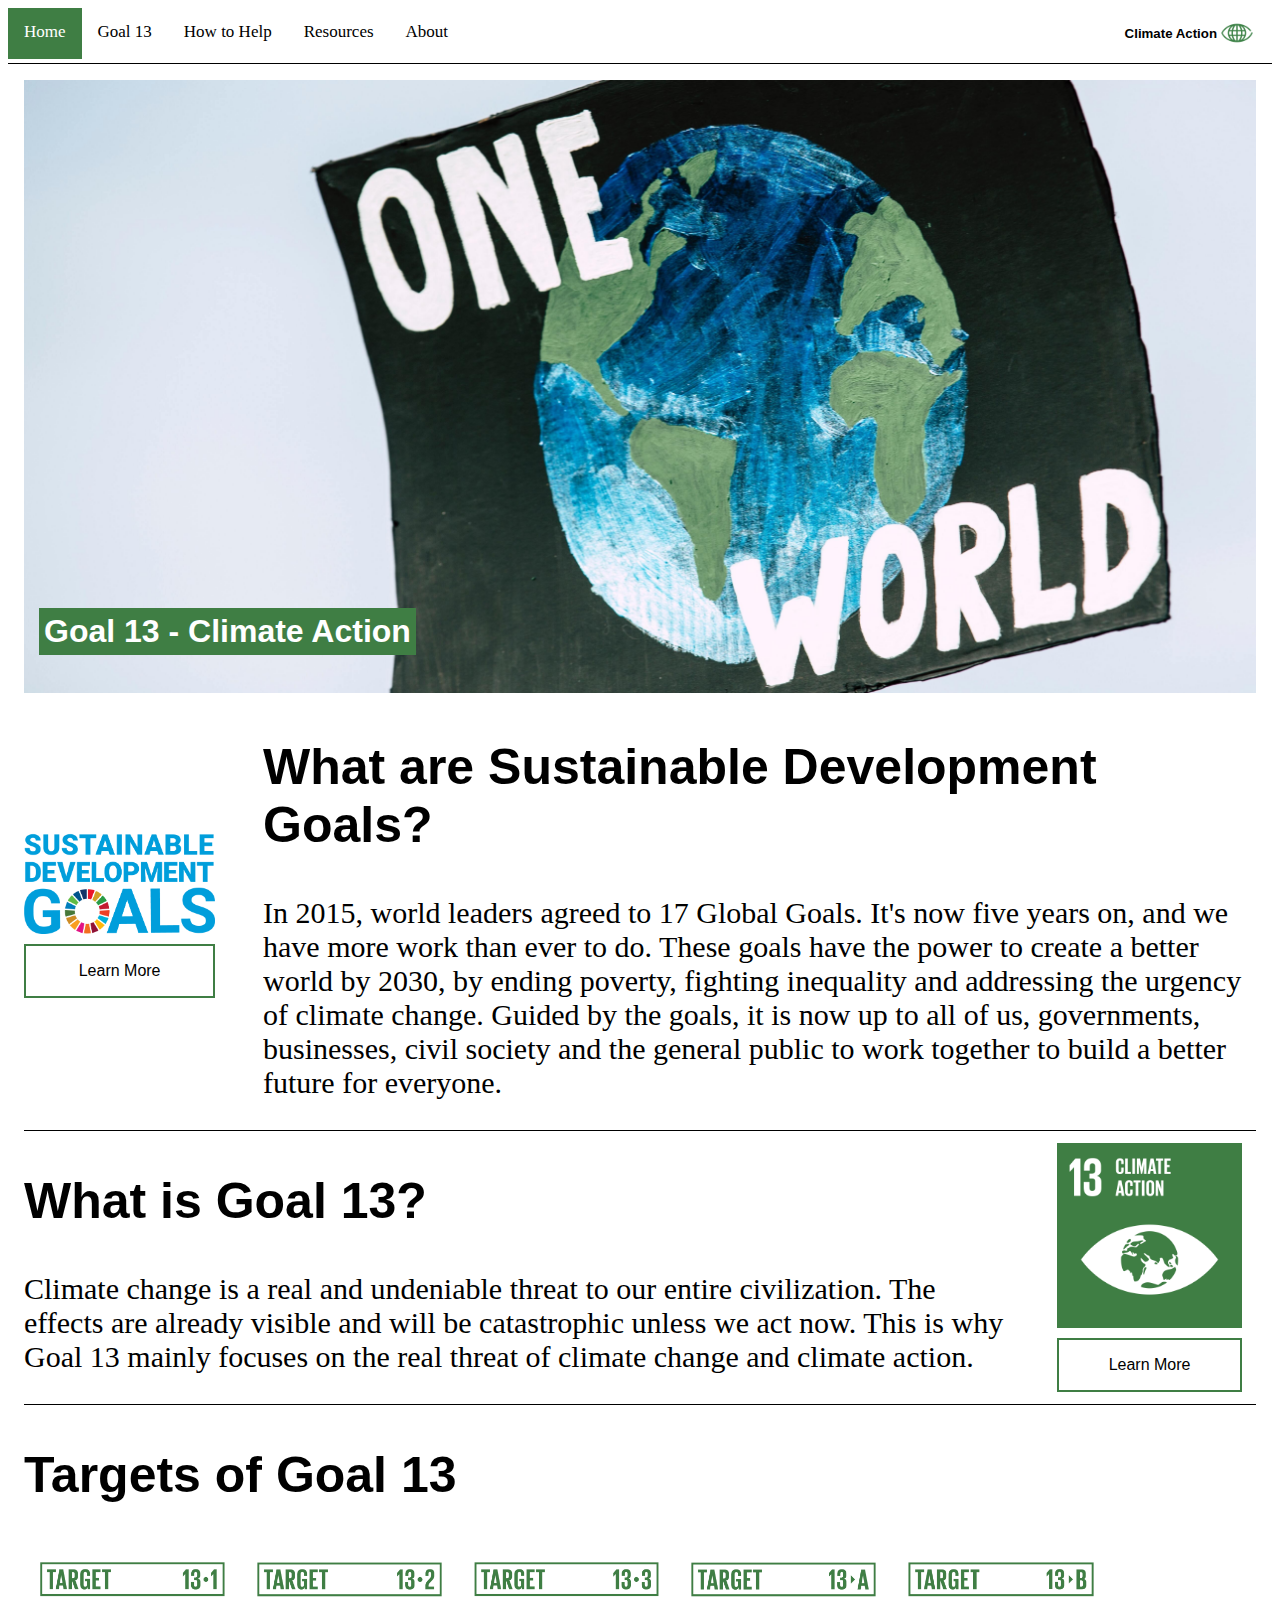
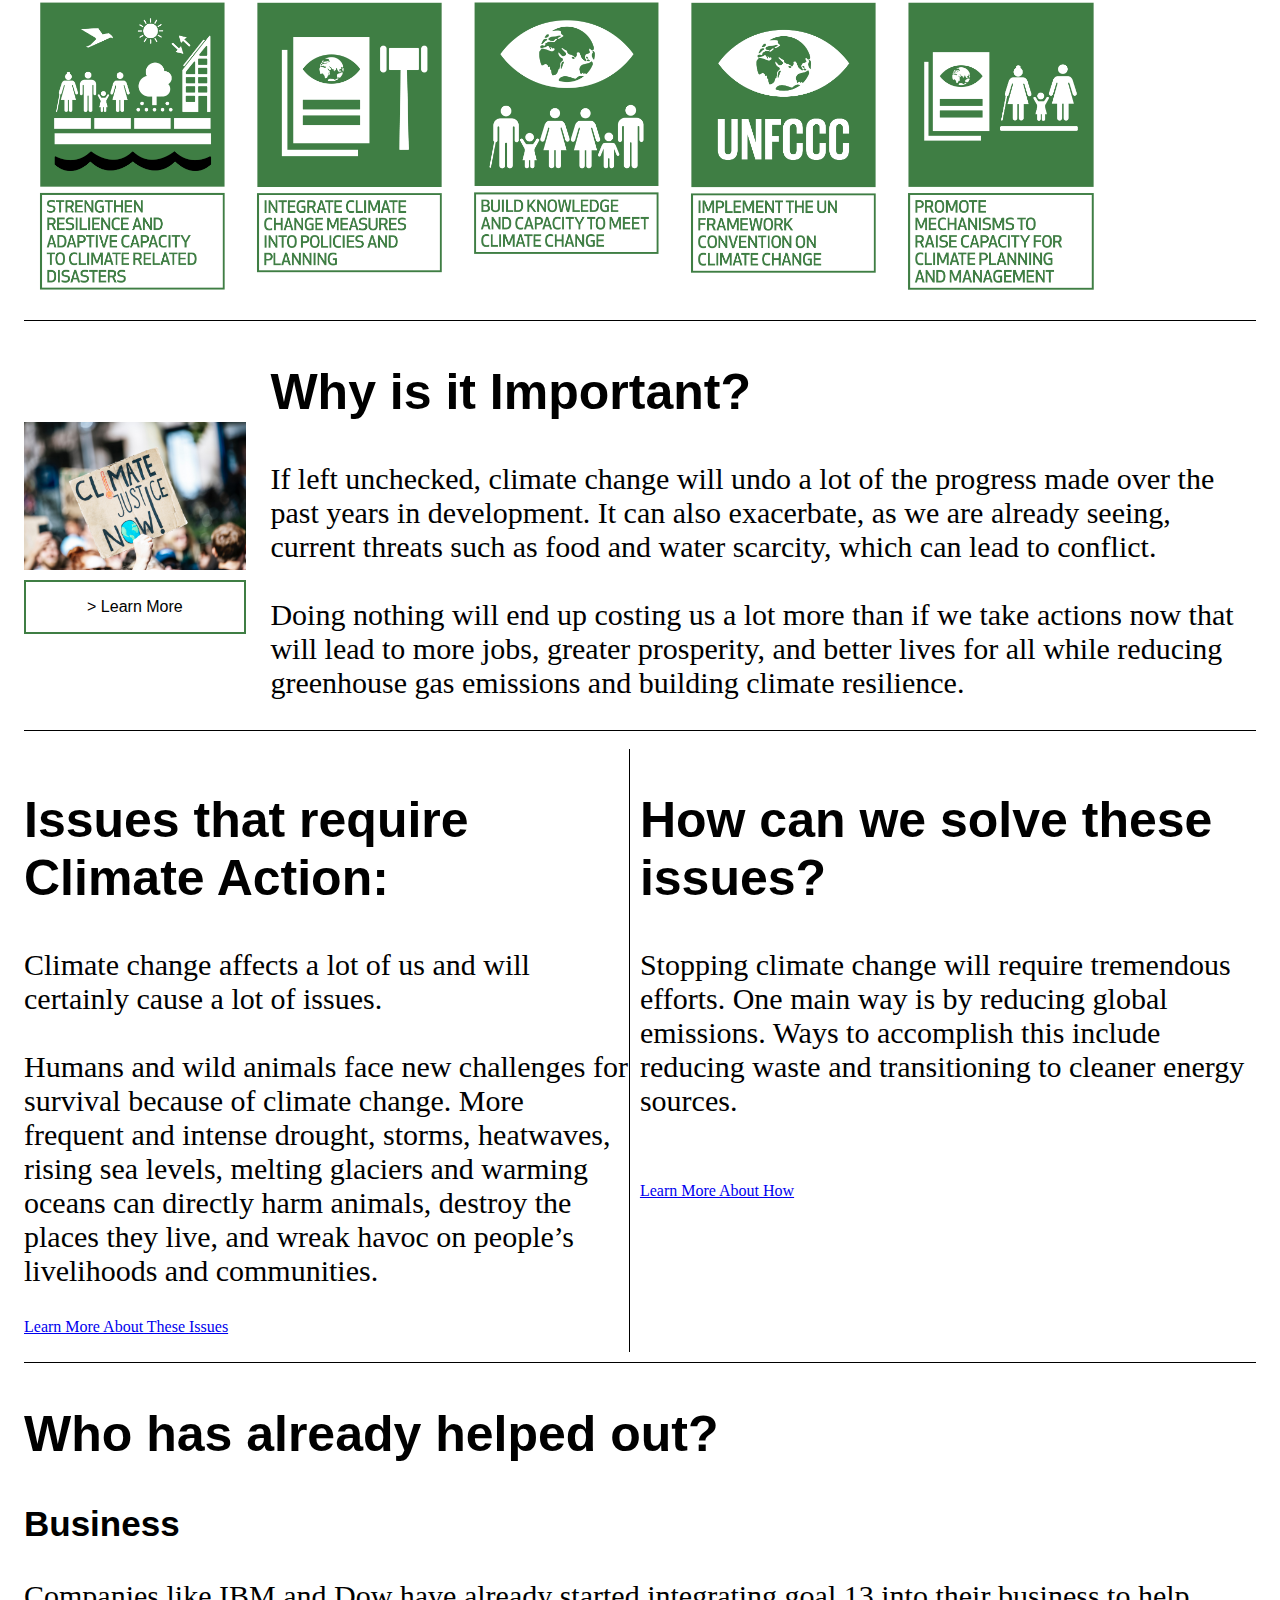
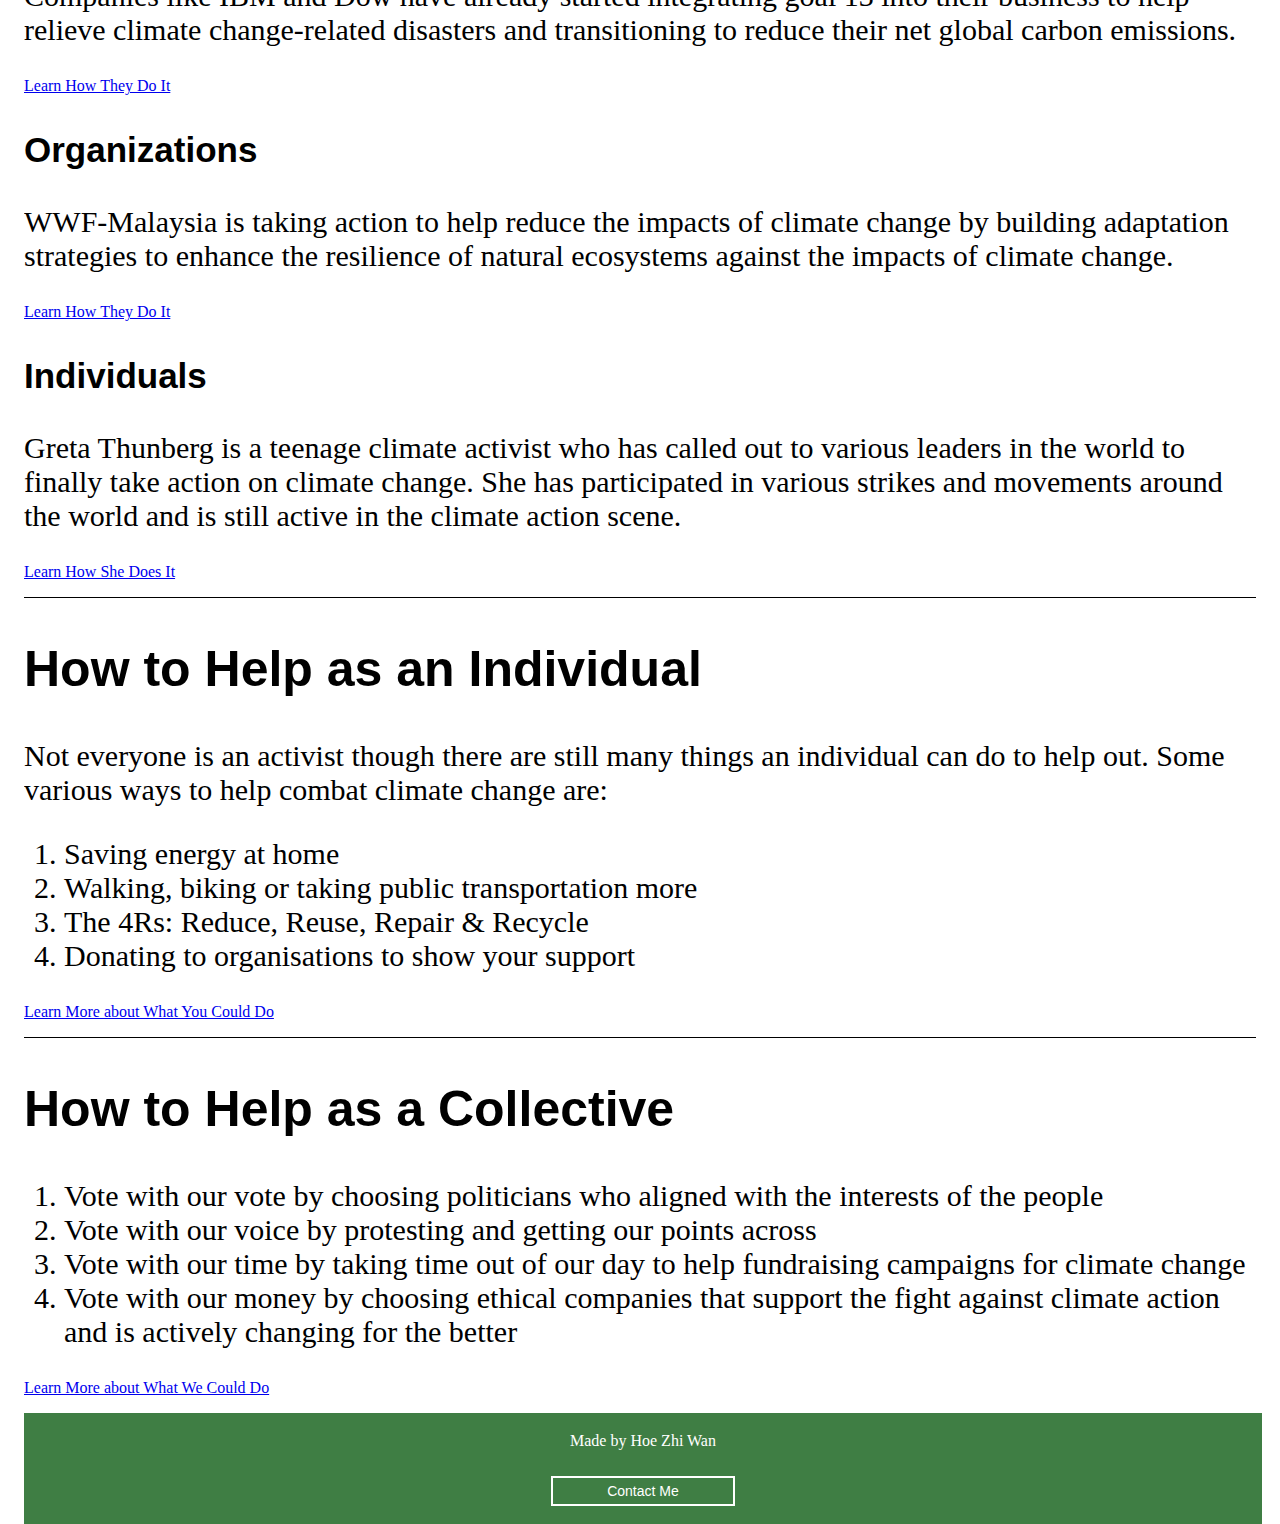
<file: index.html>
<!doctype html>
<html lang="en">

<head>

    <title>Climate Action</title>

    <!-- Icon -->
    <link rel="icon" href= "images/icon.png" type="img/SVG" style="width: 100%; height: 100%">

    <!-- Meta Tags -->
    <meta charset="utf-8">
    <meta name="viewport" content="width=device-width, initial-scale=1, shrink-to-fit=no">

    <!-- Style Sheet -->
    <link rel="stylesheet" href="style.css" type="text/css">

    <!-- Icon Library -->
    <link rel="stylesheet" href="https://cdnjs.cloudflare.com/ajax/libs/font-awesome/4.7.0/css/font-awesome.min.css">

</head>

<body>
    <!-- Nav Bar -->
    <div class="navbar" id="NavBar">
        <a href="#home" class="active">Home</a>
        <a href="#goal13">Goal 13</a>
        <a href="#how">How to Help</a>
        <a href="/resources.html">Resources</a>
        <a href="/about.html">About</a>
        <a href="javascript:void(0);" class="icon" onclick="navbarFunction()">
            <i class="fa fa-bars"></i>
        </a>
        <img class="logo" src="images/icon.png" width="40px" height="40px" ALT="align box" ALIGN=CENTER>
        <h5>Climate Action</h5>
    </div>
    <div class="content">
    <div class="cover">
        <img src="images/one_world.jpg">
        <h1 style="background-color: #3f7e44;padding: 5px; color:white; font-family: Arial; font-weight: bold;"> Goal 13 - Climate Action</h1>
    </div>

    <div class="sdgs">
        <div>
            <img src="images/sdgs.png" ALIGN=”right”>
            <br>
            <a href="https://www.globalgoals.org/" target=”_blank”><button class="button button1">Learn More</button></a>
        </div>
        <div>
            <h2 style="font-family: sans-serif; font-size: 50px; overflow: hidden;">What are Sustainable Development Goals?</h2>
            <p style="font-size: 30px; overflow: hidden;">
                In 2015, world leaders agreed to 17 Global Goals. It's now five years on, and we have more work than ever to do. These goals have the power to create a better world by 2030, by ending poverty, fighting inequality and addressing the urgency of climate change. Guided by the goals, it is now up to all of us, governments, businesses, civil society and the general public to work together to build a better future for everyone.
            </p>
        </div> 
    </div>

    <div class="goal13" id="goal13">
        <div class="text">
            <h2 style="font-family: sans-serif; font-size: 50px; overflow: hidden;">What is Goal 13?</h2>
            <p style="font-size: 30px; overflow: hidden;">
                Climate change is a real and undeniable threat to our entire civilization. The effects are already visible and will be catastrophic unless we act now. This is why Goal 13 mainly focuses on the real threat of climate change and climate action. 
            </p>
        </div>
        <div class="img">
            <img src="images/goal_13.png">
            <br>
            <a href="https://www.globalgoals.org/13-climate-action" target=”_blank”><button class="button button1">Learn More</button></a>
        </div>
    </div>

    <div class="target">
        <h2 style="font-family: sans-serif; font-size: 50px;">Targets of Goal 13</h2>
        <div class="target_row" style="padding-bottom: 10px; border-bottom: 1px solid black;">
            <div class="target_col"><img src="images/GOAL_13_TARGET_13.1.png" style="width:100%"></div>
            <div class="target_col"><img src="images/GOAL_13_TARGET_13.2.png" style="width:100%"></div>
            <div class="target_col middle"><img src="images/GOAL_13_TARGET_13.3.png" style="width:100%"></div>
            <div class="target_col"><img src="images/GOAL_13_TARGET_13.A.png" style="width:100%"></div>
            <div class="target_col"><img src="images/GOAL_13_TARGET_13.B.png" style="width:100%"></div>
        </div>
    </div>

    <div class="Importance">
        <div class="ab">
            <img src="images/climate_justice.jpg" ALIGN=”right”>
            <br>
            <a href="https://www.un.org/sustainabledevelopment/wp-content/uploads/2016/08/13_Why_it_Matters_Climate_Action_letter_size_1p.pdf" target=”_blank”><button class="button button1">> Learn More</button></a>
        </div>
        <div class="ac">
            <h2 style="font-family: sans-serif; font-size: 50px; overflow: hidden;">Why is it Important?</h2>
            <p style="font-size: 30px; overflow: hidden;">
                If left unchecked, climate change will undo a lot of the progress made over the past years in development. It can also exacerbate, as we are already seeing, current threats such as food and water scarcity, which can lead to conflict. <br><br>Doing nothing will end up costing us a lot more than if we take actions now that will lead to more jobs, greater prosperity, and better lives for all while reducing greenhouse gas emissions and building climate resilience.
            </p>
        </div>
    </div>

    <br>

    <div class="Issues">
        <div style="float: left;" class="AV">
            <h2 style="font-family: sans-serif; font-size: 50px; overflow: hidden;">Issues that require Climate Action:</h2>
            <p style="font-size: 30px; overflow: hidden;">
            Climate change affects a lot of us and will certainly cause a lot of issues. <br><br>Humans and wild animals face new challenges for survival because of climate change. More frequent and intense drought, storms, heatwaves, rising sea levels, melting glaciers and warming oceans can directly harm animals, destroy the places they live, and wreak havoc on people’s livelihoods and communities.
            </p>
            <a href="https://www.worldwildlife.org/threats/effects-of-climate-change" target="_blank"><p>Learn More About These Issues</p></a>
        </div>
        <div style="float: left; padding-left: 10px;" class="AW">
            <h2 style="font-family: sans-serif; font-size: 50px; overflow: hidden;">How can we solve these issues?</h2>
            <p style="font-size: 30px; overflow: hidden;">
            Stopping climate change will require tremendous efforts. One main way is by reducing global emissions. Ways to accomplish this include reducing waste and transitioning to cleaner energy sources. 
            </p>
            <br>
            <a href="https://www.climate.gov/news-features/climate-qa/what-can-we-do-slow-or-stop-global-warming" target="_blank"><p>Learn More About How</p></a>
        </div>
    </div>

    <div class="Actions">
        <div style="float: left; border-top: 1px solid black; margin-top: 10px; border-bottom: 1px solid black;">
            <h2 style="font-family: sans-serif; font-size: 50px; overflow: hidden;">Who has already helped out?</h2>
            <h3 style="font-family: sans-serif; font-size: 35px; overflow: hidden;">Business</h3>
            <p style="font-size: 30px; overflow: hidden;">
                Companies like IBM and Dow have already started integrating goal 13 into their business to help relieve climate change-related disasters and transitioning to reduce their net global carbon emissions. 
            </p>
            <a href="http://www.businessfor2030.org/goal-13-combat-climate-change" target="_blank"><p>Learn How They Do It</p></a>
            <h3 style="font-family: sans-serif; font-size: 35px; overflow: hidden;">Organizations</h3>
            <p style="font-size: 30px; overflow: hidden;">
                WWF-Malaysia is taking action to help reduce the impacts of climate change by building adaptation strategies to enhance the resilience of natural ecosystems against the impacts of climate change.
            </p>
            <a href="https://www.wwf.org.my/our_work/climate_and_energy/" target="_blank"><p>Learn How They Do It</p></a>
            <h3 style="font-family: sans-serif; font-size: 35px; overflow: hidden;">Individuals</h3>
            <p style="font-size: 30px; overflow: hidden;">
                Greta Thunberg is a teenage climate activist who has called out to various leaders in the world to finally take action on climate change. She has participated in various strikes and movements around the world and is still active in the climate action scene. 
            </p>
            <a href="https://www.bbc.com/news/world-europe-49918719" target="_blank"><p>Learn How She Does It</p></a>
        </div>
    </div>
    
    <div>
        <div style="float: left; border-bottom: 1px solid black;"> 
            <h2 style="font-family: sans-serif; font-size: 50px; overflow: hidden;" id="how">How to Help as an Individual</h2>
            <p style="font-size: 30px; overflow: hidden;">
                Not everyone is an activist though there are still many things an individual can do to help out. Some various ways to help combat climate change are:
            </p>
            <ol style="font-size: 30px; overflow: hidden;">
                <li>Saving energy at home</li>
                <li>Walking, biking or taking public transportation more</li>
                <li>The 4Rs: Reduce, Reuse, Repair & Recycle</li>
                <li>Donating to organisations to show your support</li>
            </ol>
            <a href="https://www.un.org/en/actnow/ten-actions" target="_blank"><p>Learn More about What You Could Do</p></a>
        </div>
    </div>

    <div>
        <div style="float: left;">
            <h2 style="font-family: sans-serif; font-size: 50px; overflow: hidden;">How to Help as a Collective</h2>
            <ol style="font-size: 30px; overflow: hidden;">
                <li>Vote with our vote by choosing politicians who aligned with the interests of the people</li>
                <li>Vote with our voice by protesting and getting our points across</li>
                <li>Vote with our time by taking time out of our day to help fundraising campaigns for climate change</li>
                <li>Vote with our money by choosing ethical companies that support the fight against climate action and is actively changing for the better</li>
            </ol>
            <a href="https://climatechange.ucdavis.edu/what-can-i-do/how-to-take-collective-action-to-combat-climate-change/" target="_blank"><p>Learn More about What We Could Do</p></a>
        </div>
    </div>

    <footer style="float: left; width: 100%;">
        <p>Made by Hoe Zhi Wan</p>
        <a href="mailto:m-7053769@moe-dl.edu.my" target=”_blank”><button class="button button1">Contact Me</button></a>
    </footer>
    </div>

    <script src="script.js"></script>
</body>

</html>
</file>
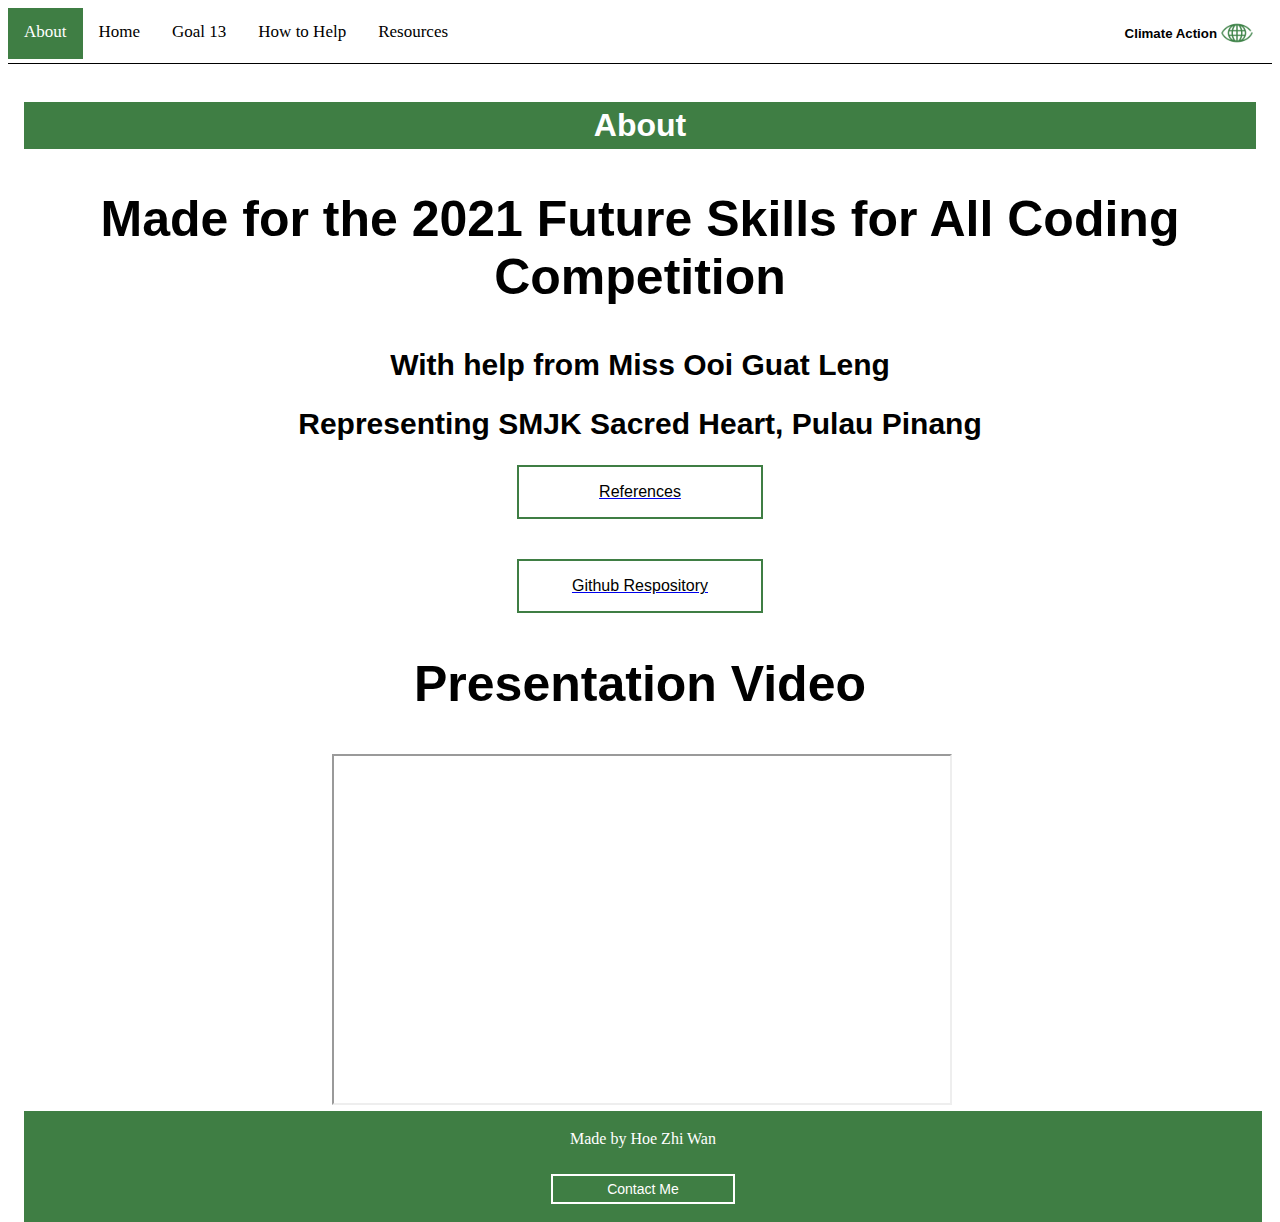
<file: about.html>
<!doctype html>
<html lang="en">

<head>

    <title>Climate Action</title>

    <!-- Icon -->
    <link rel="icon" href= "images/icon.png" type="img/SVG" style="width: 100%; height: 100%">

    <!-- Meta Tags -->
    <meta charset="utf-8">
    <meta name="viewport" content="width=device-width, initial-scale=1, shrink-to-fit=no">

    <!-- Style Sheet -->
    <link rel="stylesheet" href="style.css" type="text/css">

    <!-- Icon Library -->
    <link rel="stylesheet" href="https://cdnjs.cloudflare.com/ajax/libs/font-awesome/4.7.0/css/font-awesome.min.css">

</head>

<body>
    <!-- Nav Bar -->
    <div class="navbar" id="NavBar">
        <a href="/about.html" class="active">About</a>
        <a href="/index.html">Home</a>
        <a href="/index.html#goal13">Goal 13</a>
        <a href="/index.html#how">How to Help</a>
        <a href="/resources.html">Resources</a>
        <a href="javascript:void(0);" class="icon" onclick="navbarFunction()">
            <i class="fa fa-bars"></i>
        </a>
        <img class="logo" src="images/icon.png" width="40px" height="40px" ALT="align box" ALIGN=CENTER>
        <h5>Climate Action</h5>
    </div>

<div class="content">
    
    <h1 style="background-color: #3f7e44;padding: 5px; color:white; font-family: Arial; font-weight: bold; text-align:center;">About</h1>

    <h2 style="font-family: sans-serif; font-size: 50px; overflow: hidden; text-align: center;">Made for the 2021 Future Skills for All Coding Competition</h2>

    <h2 style="font-family: sans-serif; font-size: 30px; overflow: hidden; text-align: center;">With help from Miss Ooi Guat Leng</h2>

    <h2 style="font-family: sans-serif; font-size: 30px; overflow: hidden; text-align: center;">Representing SMJK Sacred Heart, Pulau Pinang</h2>

    <a href="Reference.docx" download class="reference"><button class="button button1">References</button></a>

    <a href="https://github.com/HoeZhiWan/Climate-Action-Goal-13" target="_blank" class="reference"><button class="button button1">Github Respository</button></a>

    <h2 style="font-family: sans-serif; font-size: 50px; overflow: hidden; text-align: center;">Presentation Video</h2>
    <div class="videos">
    <div class="video"><iframe src="https://drive.google.com/file/d/1PMM1eC5tjNB1mitoJXBkKQ6PoLDGMZPt/preview" width="640" height="480" allow="fullscreen"></iframe></div>
    </div>

    <footer style="float: left; width: 100%;">
        <p>Made by Hoe Zhi Wan</p>
        <a href="mailto:m-7053769@moe-dl.edu.my" target=”_blank”><button class="button button1">Contact Me</button></a>
    </footer>

  </div>

    <script src="script.js"></script>
</body>

</html>
</file>
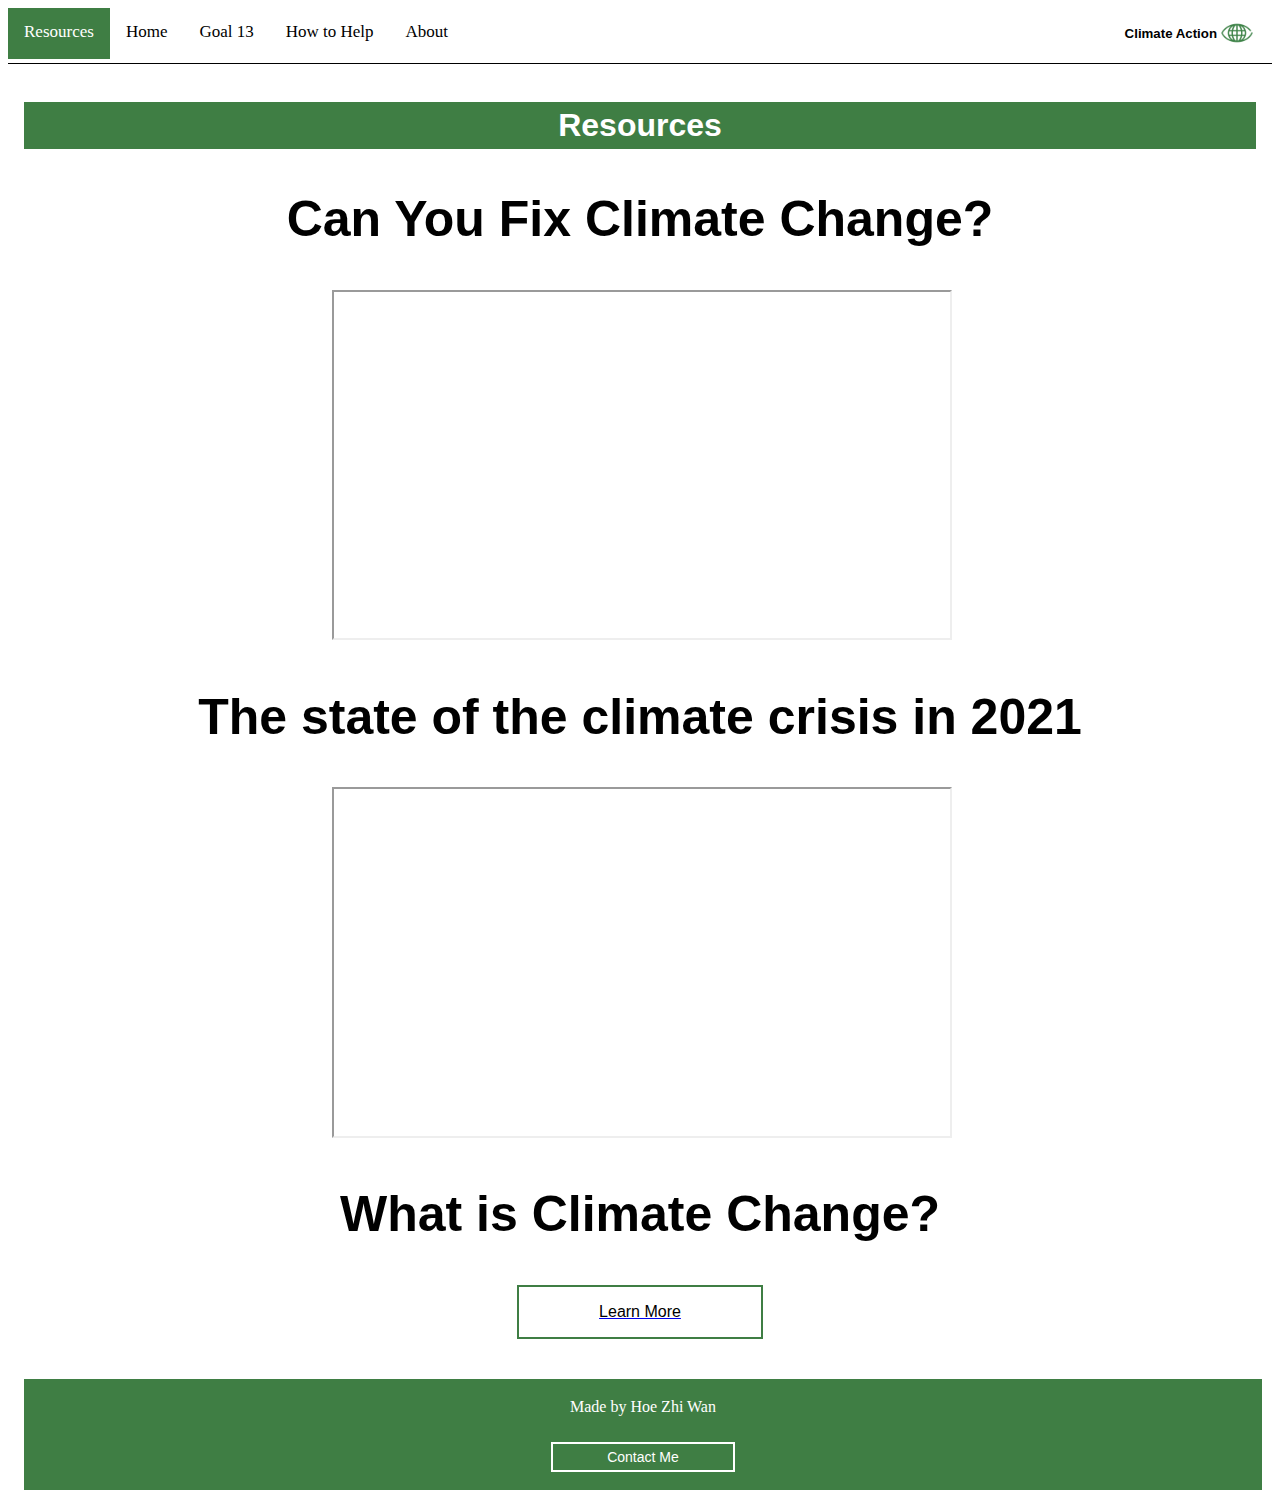
<file: resources.html>
<!doctype html>
<html lang="en">

<head>

    <title>Climate Action</title>

    <!-- Icon -->
    <link rel="icon" href= "images/icon.png" type="img/SVG" style="width: 100%; height: 100%">

    <!-- Meta Tags -->
    <meta charset="utf-8">
    <meta name="viewport" content="width=device-width, initial-scale=1, shrink-to-fit=no">

    <!-- Style Sheet -->
    <link rel="stylesheet" href="style.css" type="text/css">

    <!-- Icon Library -->
    <link rel="stylesheet" href="https://cdnjs.cloudflare.com/ajax/libs/font-awesome/4.7.0/css/font-awesome.min.css">

</head>

<body>
    <!-- Nav Bar -->
    <div class="navbar" id="NavBar">
        <a href="/resources.html" class="active">Resources</a>
        <a href="/index.html">Home</a>
        <a href="/index.html#goal13">Goal 13</a>
        <a href="/index.html#how">How to Help</a>
        <a href="/about.html">About</a>
        <a href="javascript:void(0);" class="icon" onclick="navbarFunction()">
            <i class="fa fa-bars"></i>
        </a>
        <img class="logo" src="images/icon.png" width="40px" height="40px" ALT="align box" ALIGN=CENTER>
        <h5>Climate Action</h5>
    </div>

<div class="content">
  
  <h1 style="background-color: #3f7e44;padding: 5px; color:white; font-family: Arial; font-weight: bold; text-align:center;"> Resources</h1>

  <h2 style="font-family: sans-serif; font-size: 50px; overflow: hidden; text-align: center;">Can You Fix Climate Change?</h2>
  <div class="videos">
    <div class="video"><iframe src="https://www.youtube.com/embed/yiw6_JakZFc" allow="fullscreen;"></iframe></div>
  </div>

  <h2 style="font-family: sans-serif; font-size: 50px; overflow: hidden; text-align: center;">The state of the climate crisis in 2021</h2>
  <div class="videos">
    <div class="video"><iframe src="https://www.youtube.com/embed/-wJo5aKBwq0" allow="fullscreen;"></iframe></div>
  </div>

  <h2 style="font-family: sans-serif; font-size: 50px; overflow: hidden; text-align: center;">What is Climate Change?</h2>
  <div class="video-content">
    <a href="https://climate.nasa.gov/" target=”_blank”><button class="button button1">Learn More</button></a>
  </div>

    <footer style="float: left; width: 100%;">
        <p>Made by Hoe Zhi Wan</p>
        <a href="mailto:m-7053769@moe-dl.edu.my" target=”_blank”><button class="button button1">Contact Me</button></a>
    </footer>

</div>

    <script src="script.js"></script>
</body>

</html>
</file>
<file: style.css>
.body {
    font-family: Arial;
}

.content {
  padding: 16px;
}

.sticky {
  position: fixed;
  top: 0;
  width: 100%;
}

.sticky + .content {
  padding-top: 60px;
}

/* Add a black background color to the top navigation */
.navbar {
    background-color: #ffffff;
    overflow: hidden;
    border-bottom: 1px solid black;
    text-align: right;
    top: 0px;
    z-index: 1;
}
  
/* Style the links inside the navigation bar */
.navbar a {
    float: left;
    display: block;
    color: black;
    text-align: center;
    padding: 14px 16px;
    text-decoration: none;
    font-size: 17px;
    border-bottom: 3px solid transparent;
}
  
/* Change the color of links on hover */
.navbar a:hover {
    border-bottom: 3px solid #3f7e44;
    color: black;
}
  
/* Add an active class to highlight the current page */
.navbar a.active {
    background-color: #3f7e44;
    color: white;
}
  
/* Hide the link that should open and close the navbar on small screens */
.navbar .icon {
    display: none;
}  

.logo{
    float: right;
    position: relative;
    margin-top: 5px;
    margin-right: 15px;
}

.navbar h5{
    margin-top: 18px;
    float: right;
    position: relative;
    font-family: Arial;
}

.cover{
    position: relative;
    text-align: center;
}

.cover img{
    width: 100%;
    height: 100%;
    object-fit: contain;
}

.cover h1 {
    position: absolute;
    bottom: 20px;
    left: 15px;
}


.sdgs {
    display: flex;
    align-items: center;
    border-bottom: 1px solid black;

}

.sdgs img{
    float: left;
    width: 80%;
    height: 70%;
    padding-right: 14px;
    padding-top: 5px;
    vertical-align: middle;
}

.button {
    border: none;
    color: white;
    text-align: center;
    text-decoration: none;
    display: inline-block;
    font-size: 16px;
    transition-duration: 0.4s;
    cursor: pointer;
    padding: 16px 32px;
    width: 80%;
    margin-top: 10px;
}

.button1 {
    background-color: white;
    color: black;
    border: 2px solid #3f7e44;
}
  
.button1:hover {
    background-color: #3f7e44;
    color: white;
}

.goal13 {
    display: flex;
    align-items: center;
    border-bottom: 1px solid black;

}

.goal13 img{
    float: right;
    width: 75%;
    padding-right: 14px;
    padding-top: 10px;
    vertical-align: middle;
}

.goal13 .button1 {
    margin-right: 14px;
    margin-bottom: 10px;
    float: right;
    width: 75%;
}

.goal13 .text {
    width: 80%;
}

.goal13 .img {
    width: 20%;
}

.target .target_row:after {
    content: "";
    clear: both;
    display: table;
}

.target .target_col {
    float: left;
    width: 16%;
    padding: 10px;
    object-fit: contain;
}

.Importance {
    display: flex;
    align-items: center;
    border-bottom: 1px solid black;
}

.Importance img{
    float: left;
    width: 90%;
    height: 70%;
    padding-top: 5px;

}

.Importance .button1 {
    float: left;
    width: 90%;
}

.Importance .ab {
    width: 20%;
}

.Importance .ac {
    width: 80%;
}

.Issues .AV {
    width: 49.10%;
    border-right: 1px solid black;
}

.Issues .AW {
    width: 49.10%;
}

footer {
    text-align: center;
    padding: 3px;
    background-color: #3f7e44;
    color: white;
  }

footer .button {
    width: 15%;
    font-size: 14px;
    padding: 5px 5px 5px 5px;
    border:2px solid white;
    margin-bottom: 15px;
    background-color: #3f7e44;
    color: white;
}

footer .button:hover {
    background-color: white;
    color: #3f7e44;
}

.videos{
  max-width: 50%;
  padding-bottom: 10px;
  margin-left: auto;
  margin-right: auto;
}

.video{
  position: relative;
  width: 100%;
  padding-bottom: 56.25%; 
  height: 0;
}
.video iframe{
  position: absolute;
  top:0;
  left: 0;
  width: 100%;
  height: 100%;
}

.video-content .button1 {
  display: block;
  float: none;
  margin-left: auto;
  margin-right: auto;
  width: 20%;
  margin-bottom: 40px;
}

.reference .button1 {
  display: block;
  float: none;
  margin-left: auto;
  margin-right: auto;
  width: 20%;
  margin-bottom: 40px;
}

/* When the screen is less than 600 pixels wide, hide all links, except for the first one ("Home"). Show the link that contains should open and close the navbar (.icon) */
@media screen and (max-width: 600px) {
    .navbar a:not(:first-child) {display: none;}
    .navbar a.icon {
      float: right;
      display: block;
    }
    .cover h1 {
        font-size: 15px;
    }
    .sdgs img{
        padding-top: 10px;
        display: block;
        float: none;
        height: 60%;
        width: 60%;
        margin-left: auto;
        margin-right: auto;
    }
    .sdgs {
        display:initial;
        align-items: normal;
    }
    .sdgs button{
        display: block;
        margin-left: auto;
        margin-right: auto;
        width: 50%;
    }
    .sdgs p{
        padding-bottom: 10px;
        border-bottom: 1px solid black;
    }
    .goal13 img{
        padding-top: 10px;
        display: block;
        float: none;
        height: 80%;
        width: 80%;
        margin-left: auto;
        margin-right: auto;
    }
    .goal13 {
        display:initial;
        align-items: normal;
        float: left;
    }
    .goal13 .button1{
        display: block;
        margin-left: auto;
        margin-right: auto;
        float: none;
        width: 50%;
    }

    .goal13 .img{
        width: 100%;
    }

    .target .target_col{
        float: left;
        width: 45%;
        padding: 5px;
    }

    .target .middle{
        float: none;
        margin-left: auto;
        margin-right: auto;
    }
    .Importance img{
        padding-top: 10px;
        display: block;
        float: none;
        width: 100%;
        margin-left: auto;
        margin-right: auto;
    }
    .Importance {
        display:initial;
        align-items: normal;
    }
    .Importance button{
        display: block;
        margin-left: auto;
        margin-right: auto;
        width: 100%;
    }
    .Importance p{
        padding-bottom: 10px;
        border-bottom: 1px solid black;
    }
    .Importance ab{
        width: 100%;
    }
    .Importance ac{
        width: 100%;
    }
    .Issues .AV{
        width: unset;
        border-right: unset;
        border-bottom: 1px solid black;
    }

    .Issues .AW {
        width: unset;
    }

    footer .button {
        width:  30%;
    }
  }
  
/* The "responsive" class is added to the navbar with JavaScript when the user clicks on the icon. This class makes the navbar look good on small screens (display the links vertically instead of horizontally) */
@media screen and (max-width: 600px) {
    .navbar.responsive {position: relative;}
    .navbar.responsive a.icon {
      position: absolute;
      right: 0;
      top: 0;
    }
    .navbar.responsive a {
      float: none;
      display: block;
      text-align: left;
    }
}
</file>
